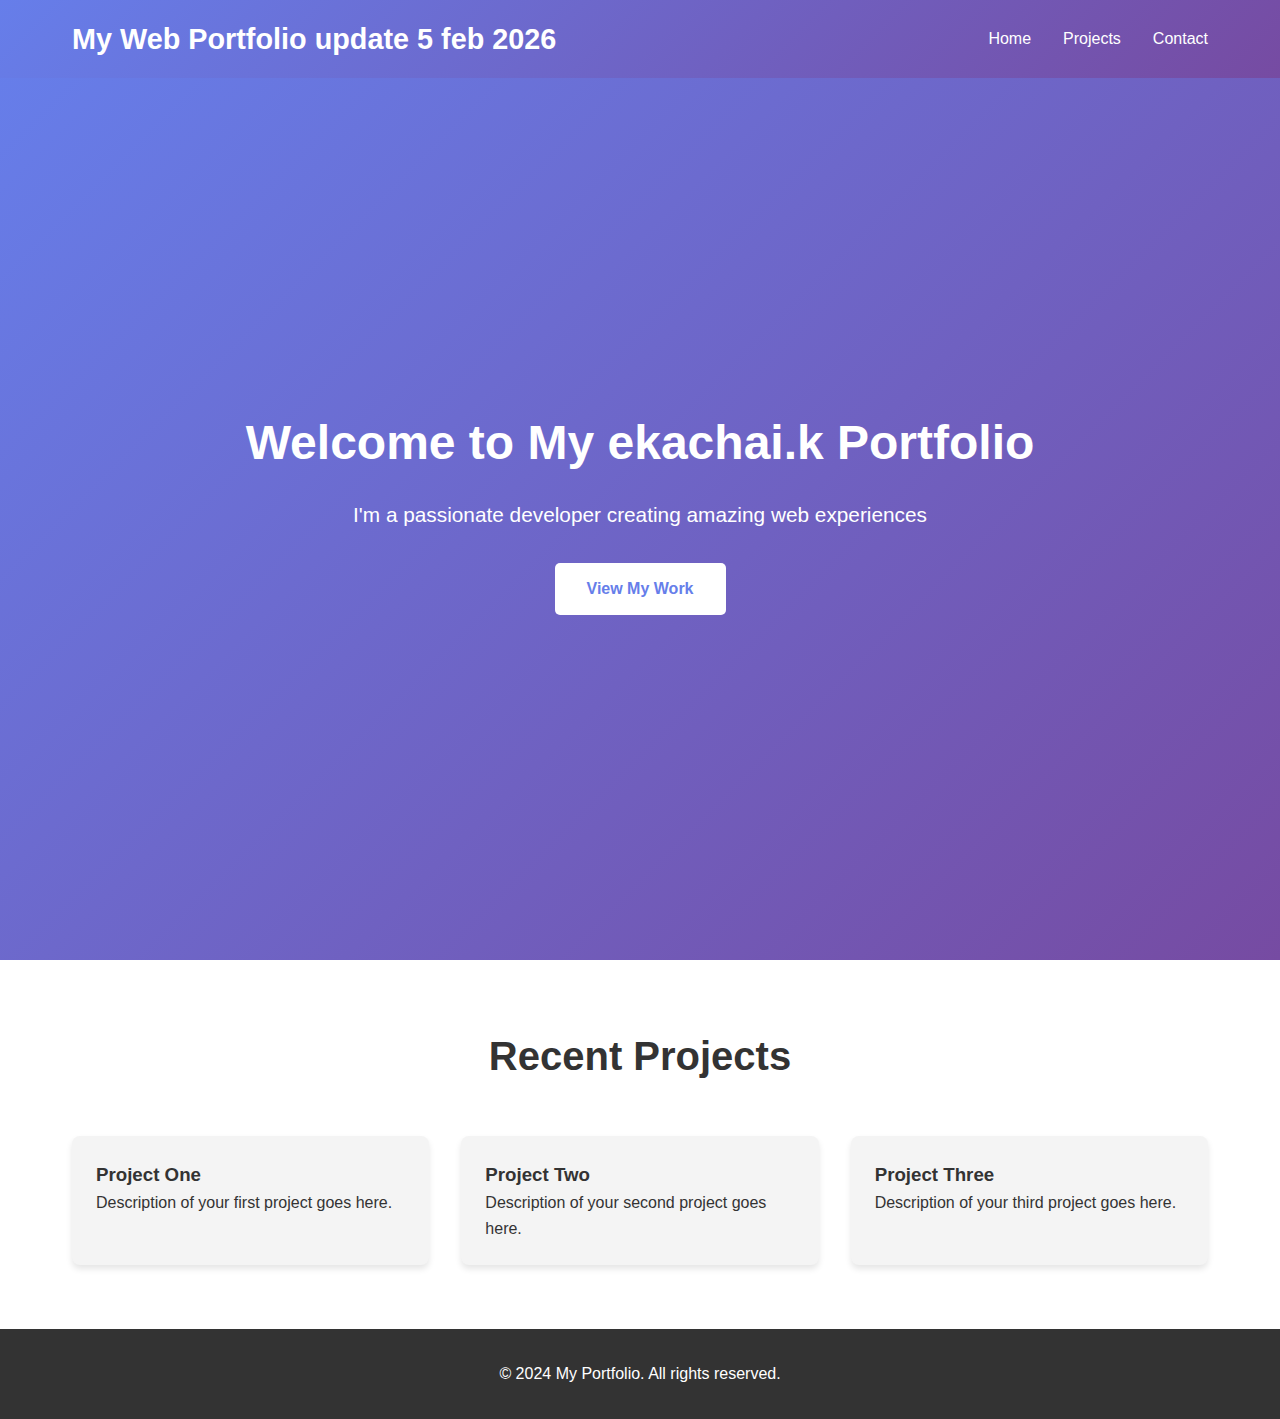
<file: index.html>
<!DOCTYPE html>
<html lang="en">
<head>
    <meta charset="UTF-8">
    <meta name="viewport" content="width=device-width, initial-scale=1.0">
    <title>My Portfolio</title>
    <style>
        * {
            margin: 0;
            padding: 0;
            box-sizing: border-box;
        }

        body {
            font-family: 'Segoe UI', Tahoma, Geneva, Verdana, sans-serif;
            line-height: 1.6;
            color: #333;
        }

        header {
            background: linear-gradient(135deg, #667eea 0%, #764ba2 100%);
            color: white;
            padding: 1rem 0;
            position: fixed;
            width: 100%;
            top: 0;
            z-index: 100;
        }

        nav {
            display: flex;
            justify-content: space-between;
            align-items: center;
            max-width: 1200px;
            margin: 0 auto;
            padding: 0 2rem;
        }

        nav h1 {
            font-size: 1.8rem;
        }

        nav ul {
            display: flex;
            list-style: none;
            gap: 2rem;
        }

        nav a {
            color: white;
            text-decoration: none;
            transition: opacity 0.3s;
        }

        nav a:hover {
            opacity: 0.8;
        }

        .hero {
            margin-top: 60px;
            height: 100vh;
            display: flex;
            align-items: center;
            justify-content: center;
            background: linear-gradient(135deg, #667eea 0%, #764ba2 100%);
            color: white;
            text-align: center;
        }

        .hero-content h2 {
            font-size: 3rem;
            margin-bottom: 1rem;
        }

        .hero-content p {
            font-size: 1.3rem;
            margin-bottom: 2rem;
        }

        .btn {
            display: inline-block;
            padding: 0.8rem 2rem;
            background: white;
            color: #667eea;
            text-decoration: none;
            border-radius: 5px;
            font-weight: bold;
            transition: transform 0.3s;
        }

        .btn:hover {
            transform: scale(1.05);
        }

        .projects {
            max-width: 1200px;
            margin: 4rem auto;
            padding: 0 2rem;
        }

        .projects h2 {
            text-align: center;
            margin-bottom: 3rem;
            font-size: 2.5rem;
        }

        .project-grid {
            display: grid;
            grid-template-columns: repeat(auto-fit, minmax(300px, 1fr));
            gap: 2rem;
        }

        .project-card {
            background: #f4f4f4;
            padding: 1.5rem;
            border-radius: 8px;
            box-shadow: 0 4px 6px rgba(0, 0, 0, 0.1);
            transition: transform 0.3s;
        }

        .project-card:hover {
            transform: translateY(-5px);
        }

        footer {
            background: #333;
            color: white;
            text-align: center;
            padding: 2rem;
            margin-top: 4rem;
        }
    </style>
</head>
<body>
    <header>
        <nav>
            <h1>My Web Portfolio update 5 feb 2026</h1>
            <ul>
                <li><a href="#home">Home</a></li>
                <li><a href="#projects">Projects</a></li>
                <li><a href="#contact">Contact</a></li>
            </ul>
        </nav>
    </header>

    <section id="home" class="hero">
        <div class="hero-content">
            <h2>Welcome to My ekachai.k Portfolio</h2>
            <p>I'm a passionate developer creating amazing web experiences</p>
            <a href="#projects" class="btn">View My Work</a>
        </div>
    </section>

    <section id="projects" class="projects">
        <h2>Recent Projects</h2>
        <div class="project-grid">
            <div class="project-card">
                <h3>Project One</h3>
                <p>Description of your first project goes here.</p>
            </div>
            <div class="project-card">
                <h3>Project Two</h3>
                <p>Description of your second project goes here.</p>
            </div>
            <div class="project-card">
                <h3>Project Three</h3>
                <p>Description of your third project goes here.</p>
            </div>
        </div>
    </section>

    <footer id="contact">
        <p>&copy; 2024 My Portfolio. All rights reserved.</p>
    </footer>
</body>
</html>
</file>
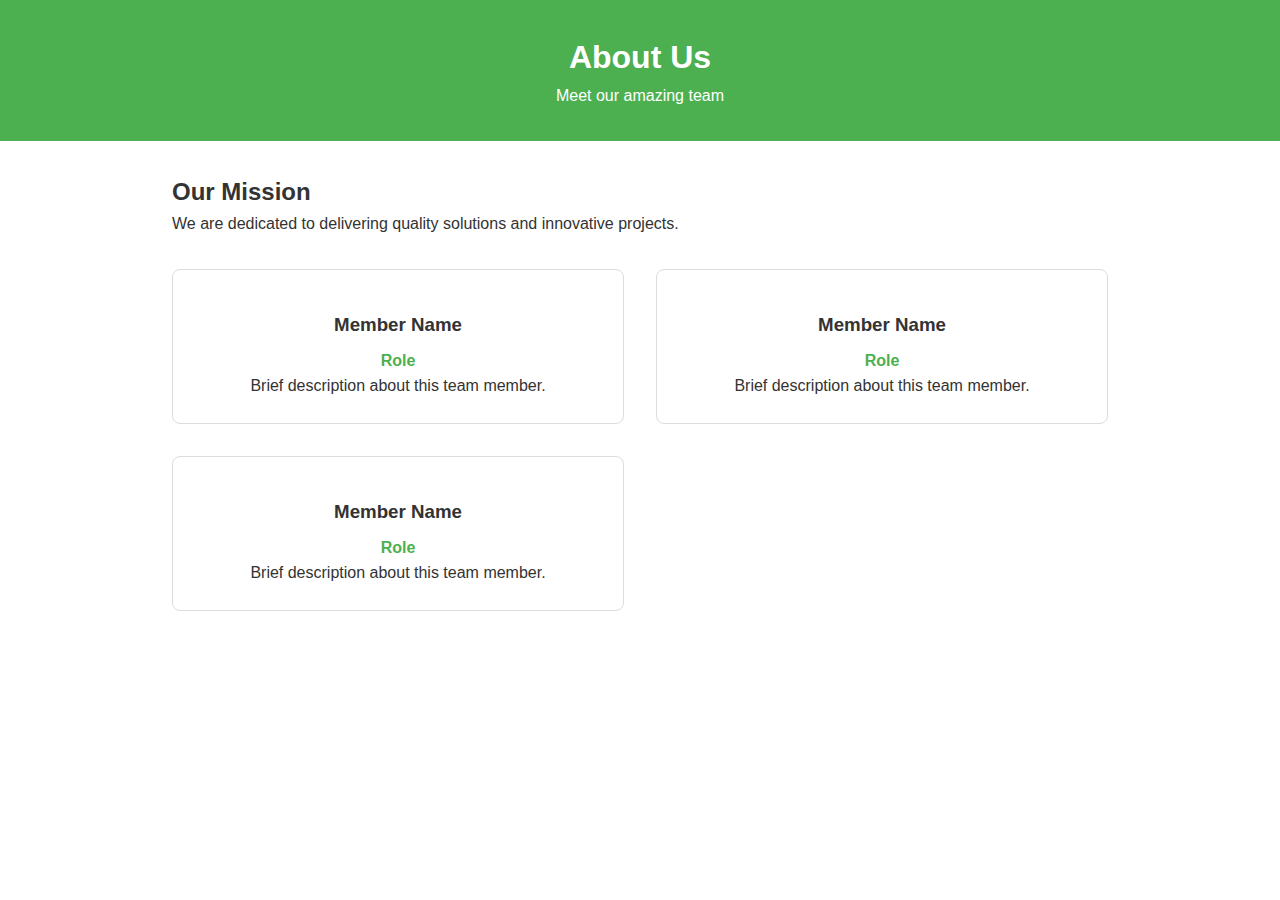
<file: about.html>
<!DOCTYPE html>
<html lang="en">
<head>
    <meta charset="UTF-8">
    <meta name="viewport" content="width=device-width, initial-scale=1.0">
    <title>About Us</title>
    <style>
        * {
            margin: 0;
            padding: 0;
            box-sizing: border-box;
        }
        body {
            font-family: Arial, sans-serif;
            line-height: 1.6;
            color: #333;
        }
        header {
            background: #4CAF50;
            color: white;
            text-align: center;
            padding: 2rem;
        }
        .container {
            max-width: 1000px;
            margin: 0 auto;
            padding: 2rem;
        }
        .team {
            display: grid;
            grid-template-columns: repeat(auto-fit, minmax(300px, 1fr));
            gap: 2rem;
            margin-top: 2rem;
        }
        .member {
            border: 1px solid #ddd;
            padding: 1.5rem;
            border-radius: 8px;
            text-align: center;
        }
        .member h3 {
            margin: 1rem 0 0.5rem 0;
        }
        .role {
            color: #4CAF50;
            font-weight: bold;
        }
    </style>
</head>
<body>
    <header>
        <h1>About Us</h1>
        <p>Meet our amazing team</p>
    </header>
    
    <div class="container">
        <section>
            <h2>Our Mission</h2>
            <p>We are dedicated to delivering quality solutions and innovative projects.</p>
        </section>

        <section class="team">
            <div class="member">
                <h3>Member Name</h3>
                <p class="role">Role</p>
                <p>Brief description about this team member.</p>
            </div>
            <div class="member">
                <h3>Member Name</h3>
                <p class="role">Role</p>
                <p>Brief description about this team member.</p>
            </div>
            <div class="member">
                <h3>Member Name</h3>
                <p class="role">Role</p>
                <p>Brief description about this team member.</p>
            </div>
        </section>
    </div>
</body>
</html>
</file>
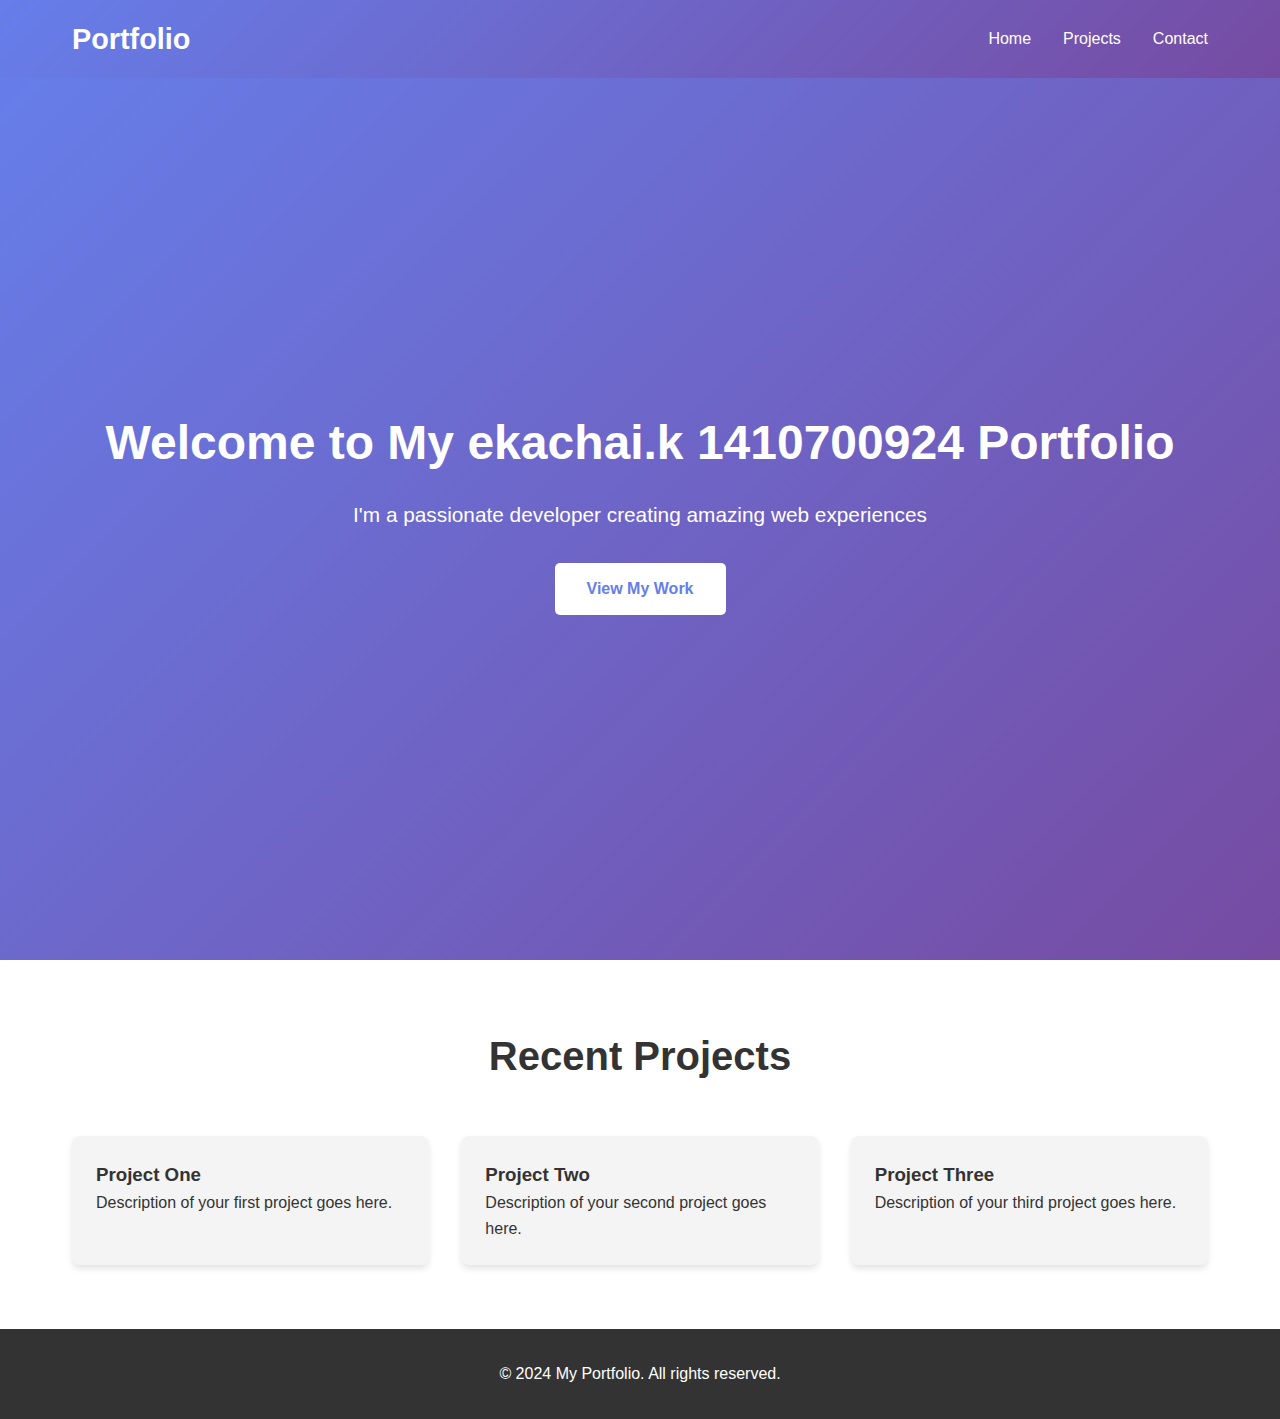
<file: index2.html>
<!DOCTYPE html>
<html lang="en">
<head>
    <meta charset="UTF-8">
    <meta name="viewport" content="width=device-width, initial-scale=1.0">
    <title>My Portfolio</title>
    <style>
        * {
            margin: 0;
            padding: 0;
            box-sizing: border-box;
        }

        body {
            font-family: 'Segoe UI', Tahoma, Geneva, Verdana, sans-serif;
            line-height: 1.6;
            color: #333;
        }

        header {
            background: linear-gradient(135deg, #667eea 0%, #764ba2 100%);
            color: white;
            padding: 1rem 0;
            position: fixed;
            width: 100%;
            top: 0;
            z-index: 100;
        }

        nav {
            display: flex;
            justify-content: space-between;
            align-items: center;
            max-width: 1200px;
            margin: 0 auto;
            padding: 0 2rem;
        }

        nav h1 {
            font-size: 1.8rem;
        }

        nav ul {
            display: flex;
            list-style: none;
            gap: 2rem;
        }

        nav a {
            color: white;
            text-decoration: none;
            transition: opacity 0.3s;
        }

        nav a:hover {
            opacity: 0.8;
        }

        .hero {
            margin-top: 60px;
            height: 100vh;
            display: flex;
            align-items: center;
            justify-content: center;
            background: linear-gradient(135deg, #667eea 0%, #764ba2 100%);
            color: white;
            text-align: center;
        }

        .hero-content h2 {
            font-size: 3rem;
            margin-bottom: 1rem;
        }

        .hero-content p {
            font-size: 1.3rem;
            margin-bottom: 2rem;
        }

        .btn {
            display: inline-block;
            padding: 0.8rem 2rem;
            background: white;
            color: #667eea;
            text-decoration: none;
            border-radius: 5px;
            font-weight: bold;
            transition: transform 0.3s;
        }

        .btn:hover {
            transform: scale(1.05);
        }

        .projects {
            max-width: 1200px;
            margin: 4rem auto;
            padding: 0 2rem;
        }

        .projects h2 {
            text-align: center;
            margin-bottom: 3rem;
            font-size: 2.5rem;
        }

        .project-grid {
            display: grid;
            grid-template-columns: repeat(auto-fit, minmax(300px, 1fr));
            gap: 2rem;
        }

        .project-card {
            background: #f4f4f4;
            padding: 1.5rem;
            border-radius: 8px;
            box-shadow: 0 4px 6px rgba(0, 0, 0, 0.1);
            transition: transform 0.3s;
        }

        .project-card:hover {
            transform: translateY(-5px);
        }

        footer {
            background: #333;
            color: white;
            text-align: center;
            padding: 2rem;
            margin-top: 4rem;
        }
    </style>
</head>
<body>
    <header>
        <nav>
            <h1>Portfolio</h1>
            <ul>
                <li><a href="#home">Home</a></li>
                <li><a href="#projects">Projects</a></li>
                <li><a href="#contact">Contact</a></li>
            </ul>
        </nav>
    </header>

    <section id="home" class="hero">
        <div class="hero-content">
            <h2>Welcome to My ekachai.k 1410700924 Portfolio</h2>
            <p>I'm a passionate developer creating amazing web experiences</p>
            <a href="#projects" class="btn">View My Work</a>
        </div>
    </section>

    <section id="projects" class="projects">
        <h2>Recent Projects</h2>
        <div class="project-grid">
            <div class="project-card">
                <h3>Project One</h3>
                <p>Description of your first project goes here.</p>
            </div>
            <div class="project-card">
                <h3>Project Two</h3>
                <p>Description of your second project goes here.</p>
            </div>
            <div class="project-card">
                <h3>Project Three</h3>
                <p>Description of your third project goes here.</p>
            </div>
        </div>
    </section>

    <footer id="contact">
        <p>&copy; 2024 My Portfolio. All rights reserved.</p>
    </footer>
</body>
</html>
</file>
